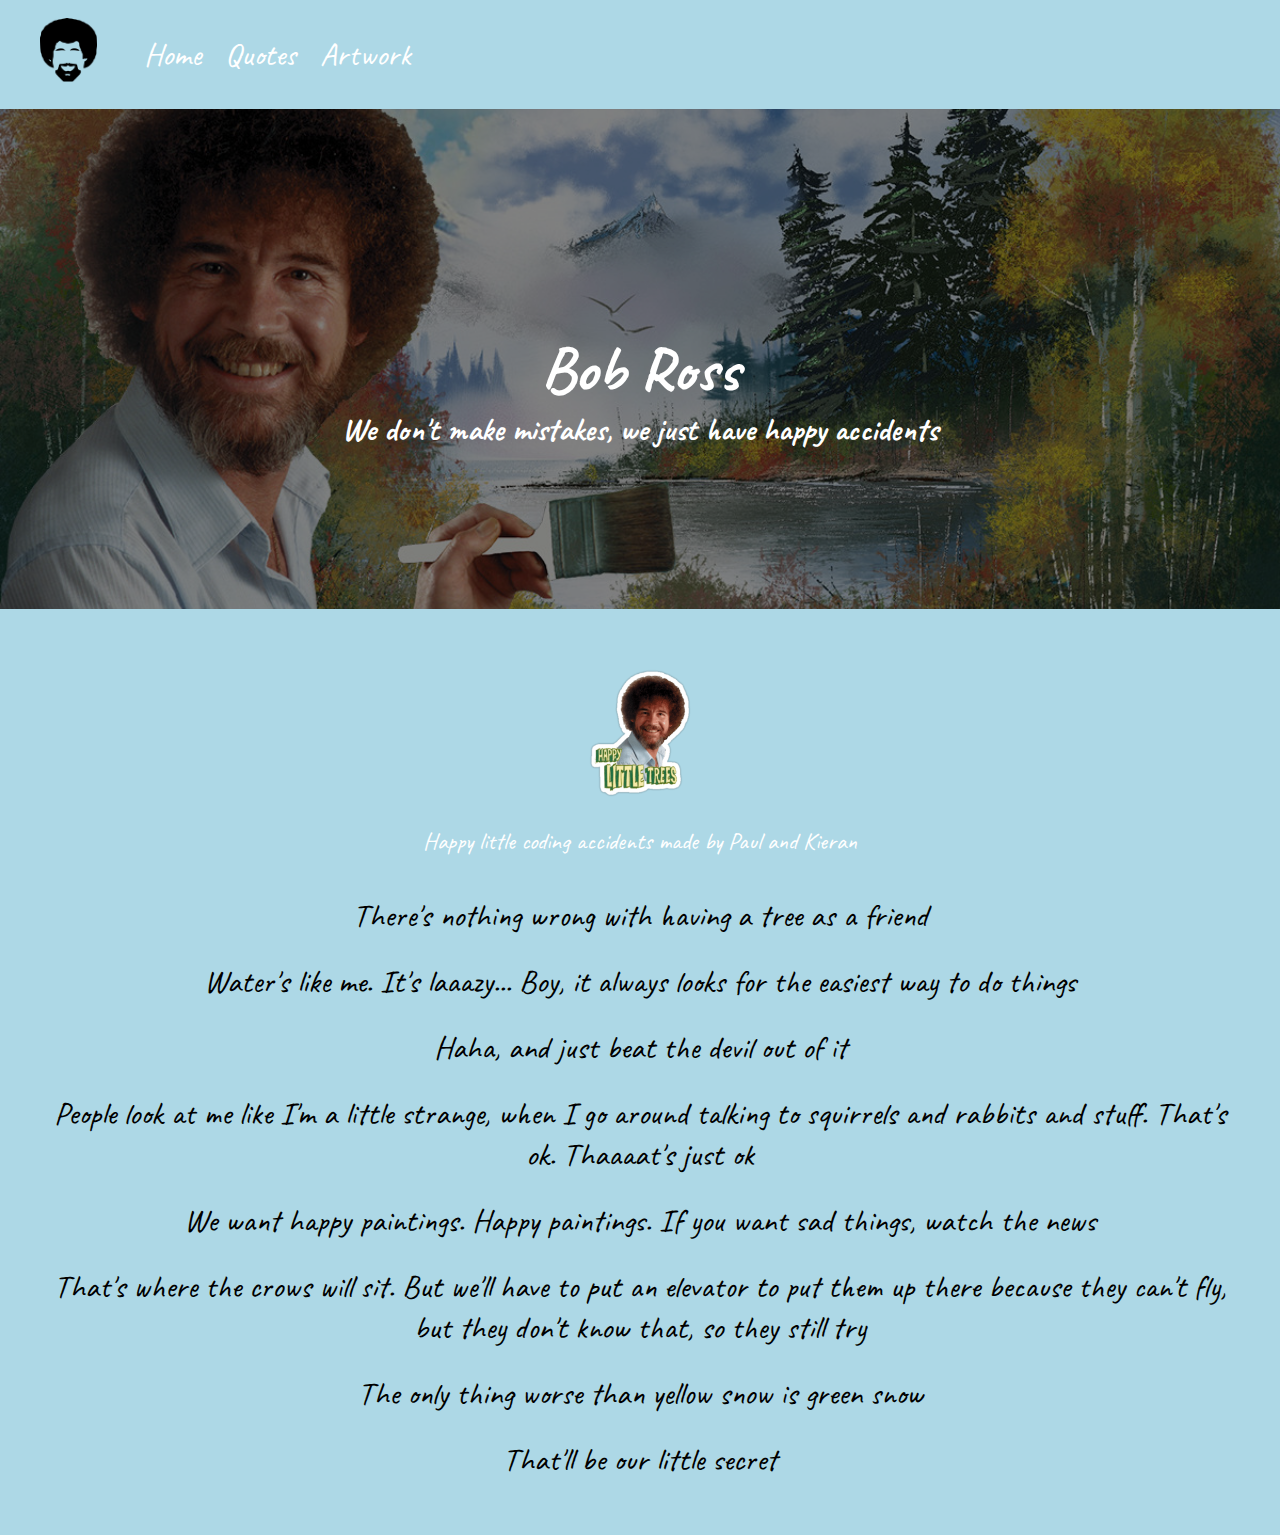
<file: index.html>
<!DOCTYPE html>
<html>
<head>
	<title>Bob Ross</title>
	<link rel="stylesheet" type="text/css" href="styles/main.css">
	<link href="https://fonts.googleapis.com/css2?family=Caveat:wght@700&display=swap" rel="stylesheet">  
</head>
<body>

	<nav>
		<ul>
			<a id="logo" href=""><img src="assets/afro.png" alt=""></a>
			<li><a href="#" title="">Home</a></li>
			<li><a href="#" title="">Quotes</a></li>
			<li><a href="#" title="">Artwork</a></li>
		</ul>
	</nav>

	<main>
		<div id="hero">
			<img src="assets/bobrosshero.jpg" alt="">

			<div >
				<h1>Bob Ross</h1>

				<p>We don't make mistakes, we just have happy accidents</p>
			</div>
		</div>

		<div id="quotes">
			<h2>Famous Quotes</h2>
			<ul>
				<li>Shwooop. Hehe. You have to make those little noises, or it just doesn't work</li>

				<li>Trees cover up a multitude of sins</li>

				<li>There's nothing wrong with having a tree as a friend</li>

				<li>Water's like me. It's laaazy... Boy, it always looks for the easiest way to do things</li>

				<li>Haha, and just beat the devil out of it</li>

				<li>People look at me like I'm a little strange, when I go around talking to squirrels and rabbits and stuff. That's ok. Thaaaat's just ok</li>

				<li>We want happy paintings. Happy paintings. If you want sad things, watch the news</li>

				<li>That's where the crows will sit. But we'll have to put an elevator to put them up there because they can't fly, but they don't know that, so they still try</li>

				<li>The only thing worse than yellow snow is green snow</li>
				
				<li>That'll be our little secret</li>
			</ul>
		</div>		
	</main>

	<footer>
		<img id="bobspin" src="assets/bob.png" alt="">
		<p>Happy little coding accidents made by Paul and Kieran</p>
	</footer>
</body>
</html>
</file>
<file: styles/main.css>
body {
  margin: 0px;
  padding: 0px;
  display: flex;
  flex-direction: column;
  font-family: 'Caveat', cursive; }

/* -- Nav START --*/
nav {
  display: flex;
  padding: 5px;
  flex-basis: 100%;
  background: lightblue; }
  nav img {
    height: 2em; }
  nav #logo {
    padding: 0px;
    margin: 0 10%; }
  nav ul {
    display: flex;
    margin: 1% 0;
    padding: 0;
    list-style: none;
    align-items: center;
    align-content: center; }
  nav a:hover {
    background: white;
    color: black;
    border-radius: 25px; }
  nav a {
    display: block;
    color: white;
    font-size: 2em;
    padding: 6px 12px;
    text-decoration: none; }

/* -- Nav END --*/
main {
  flex-basis: 100%; }

#hero {
  text-align: center;
  color: white; }
  #hero img {
    width: 100%;
    height: 500px;
    z-index: -1;
    display: block;
    object-fit: cover;
    overflow-x: hidden;
    filter: brightness(50%); }
  #hero div {
    width: 100%;
    margin: 0px;
    padding: 0px;
    position: absolute;
    top: 50%;
    left: 50%;
    transform: translate(-50%, -100%); }
  #hero h1 {
    font-size: 4em;
    font-weight: bold;
    margin: auto 0vh;
    word-wrap: nowrap; }
  #hero p {
    font-size: 2em;
    font-weight: bold;
    margin: auto 0vh; }

#quotes {
  background: lightblue;
  text-align: center; }
  #quotes h2 {
    margin: 0px 0px 10px 0px;
    padding: 30px 0px 0px 0px;
    font-size: 50pt;
    font-weight: bold;
    color: black; }
  #quotes ul {
    list-style-type: none;
    margin: 0px;
    padding: 30px; }
  #quotes li {
    font-size: 2em;
    color: black;
    margin: auto 10px;
    padding-bottom: 25px; }

footer {
  flex-basis: 100%;
  background-color: lightblue;
  text-align: center;
  left: 0;
  bottom: 0;
  color: white;
  position: fixed;
  width: 100%;
  padding: 20px 0; }
  footer p {
    font-size: 1.5em; }
  footer img {
    width: 8vw; }
  footer #bobspin {
    transition: transform 2s; }
  footer #bobspin:hover {
    transform: rotateZ(360deg); }

/*# sourceMappingURL=main.css.map */
</file>
